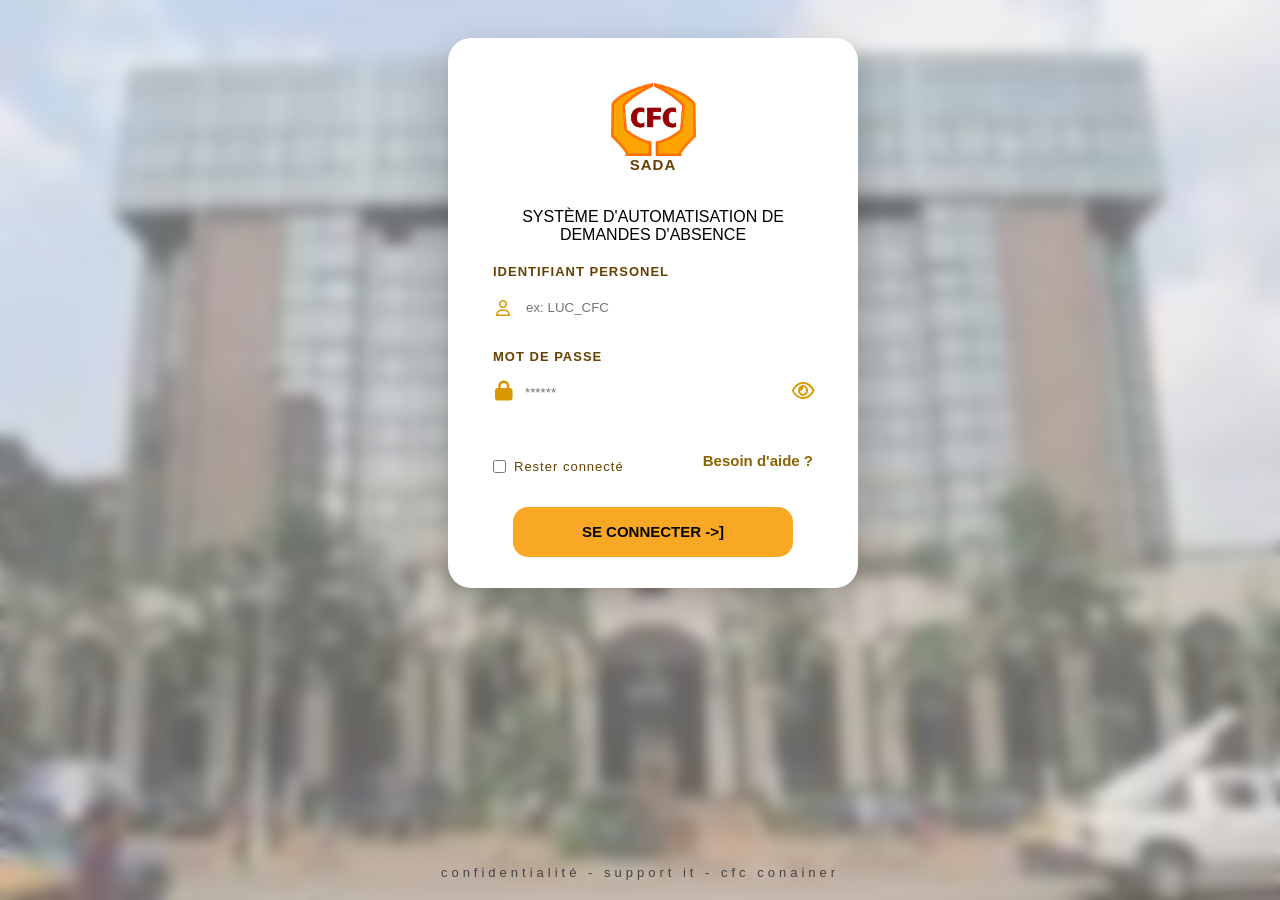
<file: index.html>
<html lang="en">
<head>
    <meta charset="UTF-8">
    <meta name="viewport" content="width=device-width, initial-scale=1.0">
    <meta charset="UTF-8">
  <link   rel="stylesheet"
href="https://cdnjs.cloudflare.com/ajax/libs/font-awesome/6.7.2/css/all.min.css">
    <link rel="stylesheet" href="style.css">
    <link rel="icon" type="image/png" href="sansarriere.png">
    
    <title>SADA | Connexion</title>
</head>

<body>
    <div class=" flou">
        <div id="conainer">
            <div id="login">
                <img src="icon.png" alt="cfc" class="logo">
                <h1>SADA</h1>
                <p id="soustitre"> SYSTÈME D'AUTOMATISATION DE DEMANDES D'ABSENCE</p>
                <form>
                    <label> IDENTIFIANT PERSONEL </label>
                    <div class="enter1">
                        <div class="iconbox"> 
                            <i class="fa-regular fa-user"></i>
                        </div>
                        <div class="input-enter">
                            <input type="text" class="identi" placeholder="ex: LUC_CFC" size="40">
                        </div>    
                    </div>
                            <label> MOT DE PASSE </label>
                        <div class="enter">
                            <div class="enter2">
                                <div > <i class="fa-solid fa-lock"></i>   </div>
                                 <div><input type="password" class="identi" placeholder="******" size="40"></div> 
                                <div>  <i class="fa-regular fa-eye toggle"  id="oeil"></i></div>
                            </div>
                              <div class="options">

                                <label class="remember">

                                     <input type="checkbox">
                                     Rester connecté
                                </label>
                                    <a id="lin" href="https://support.google.com/accounts/thread/22848346/j-ai-besoin-d-aide-pour-me-connecter-%C3%A0-mon-compte-google-et-mon-mail?hl=fr">Besoin d'aide ?</a>
                            </div>

                            <button> <a href="tableaudebord.html">SE CONNECTER ->]</a> </button>
                    </div>
                </form>

            </div>
        </div>
    </div>
</body>
<footer> confidentialité - support it - cfc conainer</footer>
</html>
</file>
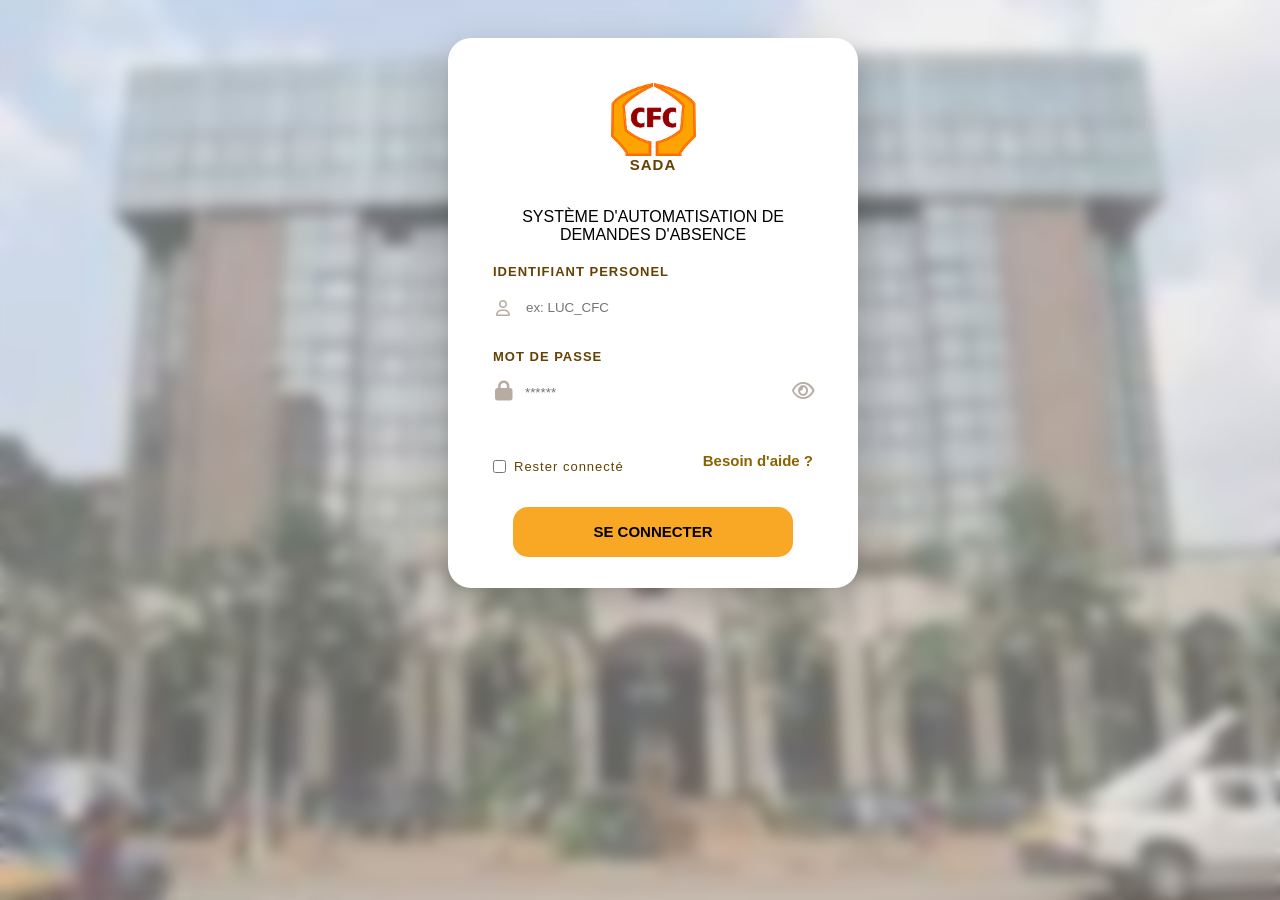
<file: conexion/index.html>
<html lang="en">
<head>
    <meta charset="UTF-8">
    <meta name="viewport" content="width=device-width, initial-scale=1.0">
    <meta charset="UTF-8">
    <link rel="stylesheet" href="../bootstrap-5.1.3/scss/bootstrap.scss">
    <link   rel="stylesheet" href="https://cdnjs.cloudflare.com/ajax/libs/font-awesome/6.7.2/css/all.min.css">
    <link rel="stylesheet" href="style.css">
    <link rel="icon" type="image/png" href="../image/sansarriere.png">
    
    <title>SADA | Connexion</title>
</head>

<body>
    <div class=" flou">
        <div id="conainer">
            <div id="login">
                <img src="../image/icon.png" alt="cfc" class="logo">
                <h1>SADA</h1>
                <p id="soustitre"> SYSTÈME D'AUTOMATISATION DE DEMANDES D'ABSENCE</p>
               <form id="formConnexion" method="GET" action="../tableau_de_bord/index.html">
                    <label> IDENTIFIANT PERSONEL </label>
                    <div class="enter1">
                        <div class="iconbox"> 
                            <i class="fa-regular fa-user"></i>
                        </div>
                        <div class="input-enter">
                            <input type="text" class="identi" placeholder="ex: LUC_CFC" size="40" id="nami">
                        </div>    
                    </div>
                            <label> MOT DE PASSE </label>
                        <div class="enter">
                            <div class="enter2">
                                <div > <i class="fa-solid fa-lock"></i>   </div>
                                 <div><input type="password" class="identi" placeholder="******" size="40" id="password"></div> 
                                <div>  <i class="fa-regular fa-eye toggle"  id="oeil"></i></div>
                            </div>
                            <div id="message"></div>
                              <div class="options">

                                <label class="remember">

                                     <input type="checkbox">
                                     Rester connecté
                                </label>
                                    <a id="lin" href="https://support.google.com/accounts/thread/22848346/j-ai-besoin-d-aide-pour-me-connecter-%C3%A0-mon-compte-google-et-mon-mail?hl=fr">Besoin d'aide ?</a>
                            </div>

                                <button id=""> SE CONNECTER </button>
                    </div>
                </form>

            </div>
        </div>
    </div>
</body>
<script src="script.js"></script>

</html>
</file>
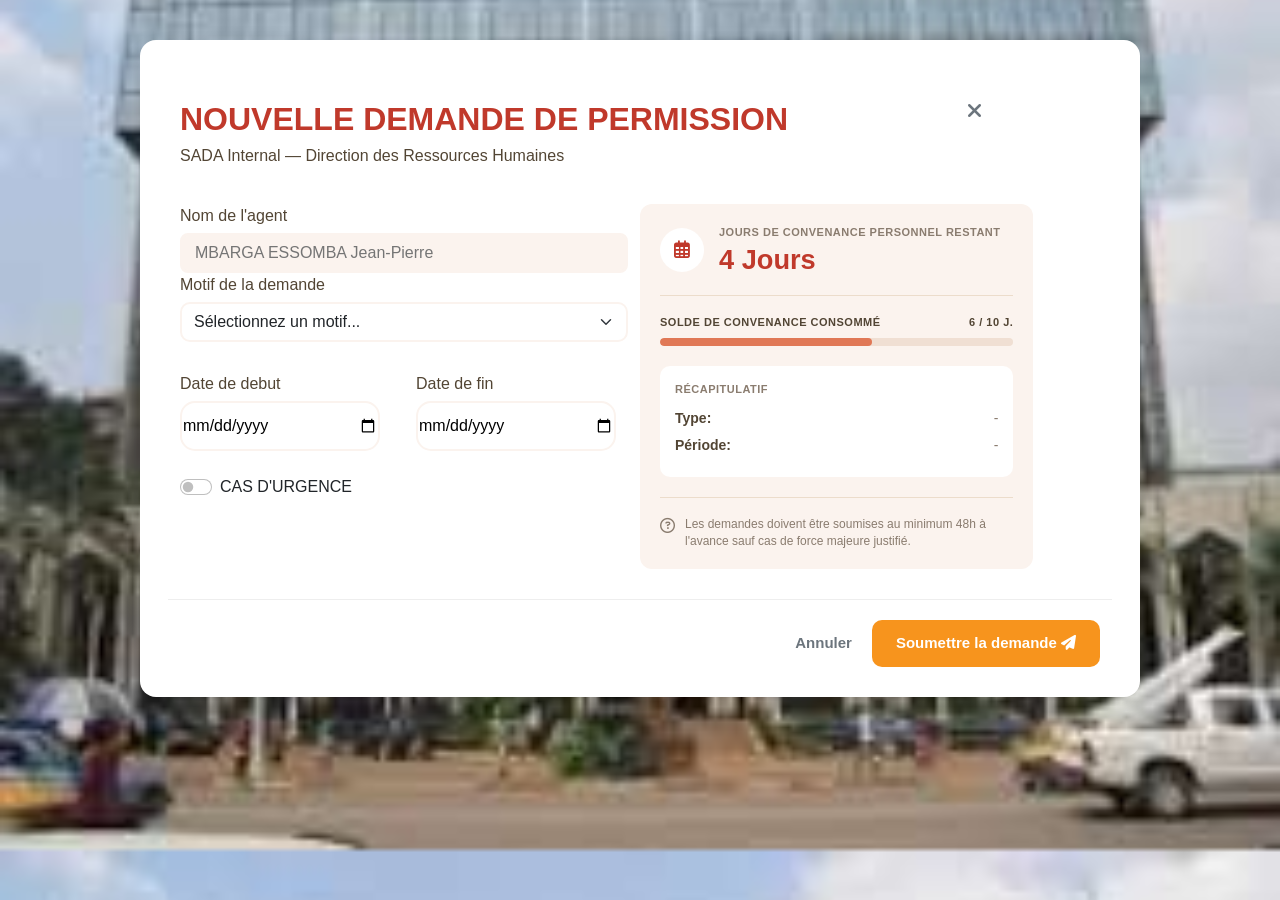
<file: nouvelle demande/index.html>
<!DOCTYPE html>
<html lang="fr">
<head>
    <meta charset="UTF-8">
    <meta name="viewport" content="width=device-width, initial-scale=1.0">
    <link rel="stylesheet" href="https://cdnjs.cloudflare.com/ajax/libs/font-awesome/6.7.2/css/all.min.css">
    <link rel="stylesheet" href="../bootstrap-5.1.3/dist/css/bootstrap.min.css">
    <link rel="stylesheet" href="../bootstrap-5.1.3/dist/css/bootstrap.css">
    <link rel="stylesheet" href="style.css">
    <link rel="icon" href="../image/sansarriere.png">
    <title>SADA | Nouvelle Demande</title>
    
</head>
<body>

    <div class="container">
        <div class="row">

            <div class="col-10">
                       <h2 class="text-danger">NOUVELLE DEMANDE DE PERMISSION</h2>
                        <h3 class="fw-light">SADA Internal — Direction des Ressources Humaines</h3>
                    </div>
                    <div class="col-2">
                    <a href="../tableau_de_bord/index.html" class="fa-solid fa-xmark modal-close" id="fermer"></i></a>
                        </div>
                </div>

       <div class="row">

    <div class="col-12 col-md-6">
        <label><h4 class="fw-light">Nom de l'agent </h4></label><br>
        <input type="text" placeholder="MBARGA ESSOMBA Jean-Pierre" id="name" class="col-12 col-md-6" ><br>

        <label> <h4 class="fw-light">Motif de la demande</h4> </label>
        <select class="form-select">
            <option>Sélectionnez un motif...</option>
            <option>Convenance personnelle</option>
            <option>Congé maladie</option>
            <option>Télétravail exceptionnel</option>
        </select>

        <div class="row">
            <div class="col-12 col-sm-6">
                <label> <h4 class="fw-light">Date de debut</h4> </label>
                <input type="date" id="date">
            </div>
            <div class="col-12 col-sm-6">
                <label> <h4 class="fw-light">Date de fin</h4> </label>
                <input type="date" id="date">
            </div>
        </div>
        <br>
        <div class="">
            <div class="form-check form-switch">
                <input class="form-check-input" type="checkbox" id="urgence">
                <label class="form-check-label" for="urgence">
                    CAS D'URGENCE
                </label>
            </div>
        </div>
    </div>

    <div class="col-12 col-md-5">
        <div class="solde-box">
            <div class="solde-icon"><i class="fa-regular fa-calendar-days"></i></div>
            <div>
                <span>JOURS DE CONVENANCE PERSONNEL RESTANT</span>
                <h3>4 Jours</h3>
            </div>
        </div>
<div class="progress-header">
    <span>SOLDE DE CONVENANCE CONSOMMÉ</span>
    <span>6 / 10 j.</span>
</div>
<div class="progress">
    <div class="progress-bar" role="progressbar" style="width: 60%" aria-valuenow="60" aria-valuemin="0" aria-valuemax="100"></div>
</div>

<div class="recap">
    <span class="recap-titre">RÉCAPITULATIF</span>
    <div class="recap-ligne"><span>Type:</span><span>-</span></div>
    <div class="recap-ligne"><span>Période:</span><span>-</span></div>
</div>

<div class="info-box">
    <i class="fa-regular fa-circle-question"></i>
    <p>Les demandes doivent être soumises au minimum 48h à l'avance sauf cas de force majeure justifié.</p>
</div>

</div>
<div class="modal-footer-custom">
    <a href="../tableau_de_bord/index.html" class="btn-annuler">Annuler</a>
    <button type="button" class="btn-soumettre" data-href="../tableau_de_bord/index.html">
        <span class="btn-text">Soumettre la demande <i class="fa-solid fa-paper-plane"></i></span>
        <span class="btn-loading"><i class="fa-solid fa-spinner fa-spin"></i></span>
    </button>
</div>
</div>
<div id="overlayLoading" class="overlay-loading">
    <div class="overlay-content">
        <i class="fa-solid fa-spinner fa-spin overlay-icon" id="overlayIcon"></i>
        <p class="overlay-text" id="overlayText">Envoi de la demande...</p>
    </div>
</div>
            </div>

        </div>
    </div>


    <script src="script.js"></script>
</body>
</html>
</file>
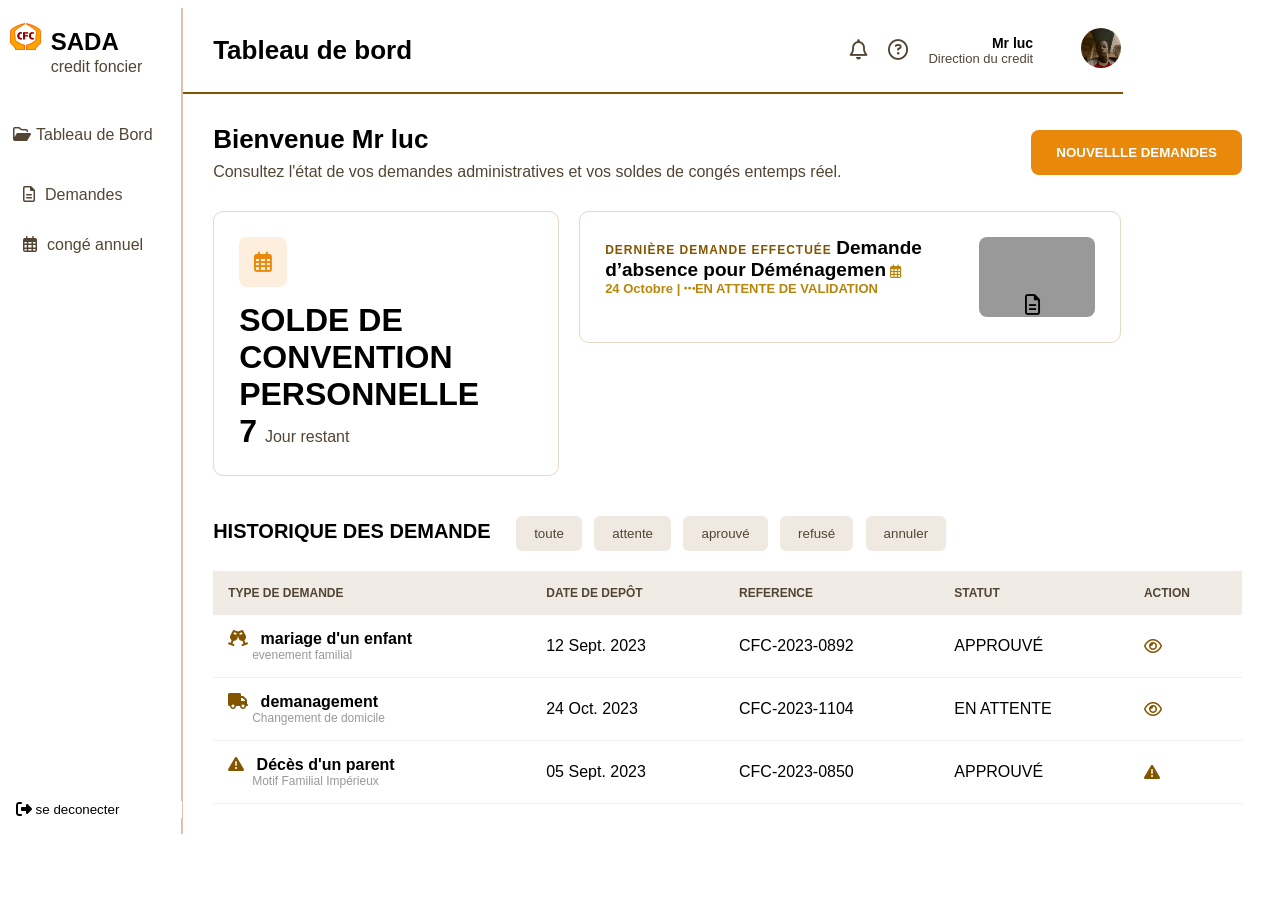
<file: tableau_de_bord/index.html>
<html lang="en">
<head>
     <meta charset="UTF-8">
    <meta name="viewport" content="width=device-width, initial-scale=1.0">
    <meta charset="UTF-8">
    
    <link   rel="stylesheet"
href="https://cdnjs.cloudflare.com/ajax/libs/font-awesome/6.7.2/css/all.min.css">


    <link rel="stylesheet" href="style.css">
    <link rel="icon" type="image/png" href="../image/sansarriere.png">
    
    <title>SADA | tableaudebord</title>
</head>

<body> 
    <div class="container">
        <div class="navbar">
            <div class="firstdiv">
                
                <div class="imagicon">
                    <img src="../image/icon.png" alt="">
                </div>
                <div class="text1">
                    <div class="NOM">
                        <h2>SADA</h2>
                        <P>credit foncier </P>
                    </div>
                </div>
            </div>
            
    <div class="seconddiv" id="lien-tableau-bord">
    <div class="iconbox">
        <i class="fa-regular fa-folder-open"></i>
    </div>
    <div class="element1">
        <p><a id="card1">Tableau de Bord</a></p>
    </div>
</div>

<a href="#" class="card1" id="lien-demandes">
<div class="thirtdiv">
    <div class="iconbox">
        <i class="fa-regular fa-file-lines"></i>
    </div>
    <div class="element2">
        <div><p id="card2">Demandes</p></div>
    </div>
</div>
</a>

<a href="#" class="2" id="lien-conge">
<div class="fourdiv">
    <div class="iconbox">
        <i class="fa-regular fa-calendar-days"></i>
    </div>
    <div class="element3" >
        <div><p id="card3">congé annuel</p></div>
    </div>
</div>
</a>
    <a href="../conexion/index.html">
         <div class="deconection">
            <div><i class="fa-solid fa-right-from-bracket"></i></div>
            <div><button>se deconecter </button></div>
        </div>
    </a>
          
        </div>
    <div class="dashword">
        <div class="content-section" id="div1">
            <div class="firstconatain">
                <div class="premier">
                    <p>Tableau de bord</p>
                </div>
                <div class="deuxiéme">
                    <div class="deuxiéme1">
                        <i class="fa-regular fa-bell"></i>
                    </div>
                    <div class="deuxiéme2">
                        <i class="fa-regular fa-circle-question"></i>
                    </div>
                    <div class="deuxiéme3">
                        <p>Mr luc</p>
                        <p>Direction du credit</p>
                    </div>
                    <div class="deuxiéme4">
                        <img src="../image/photodeprofil.jpg" alt="" id="photodeprofil">

                    </div>
                </div>
            </div>
            <div class="secondcontain">
                <div class="textcontain">
                    <p>Bienvenue Mr luc</p>
                    <P>Consultez l'état de vos demandes administratives et vos soldes de congés entemps réel.</P>
                </div>
                <div>
                   <a href="../nouvelle demande/index.html" class="lien-loading">
    <button class="btn-loading" data-texte-original="nouvellle demandes">nouvellle demandes</button>
</a>
                </div>
            </div>
            <div class="thirtcontain">
                <div></div>
                <div class="tthirt">
                    <i class="fa-regular fa-calendar-days"></i>
                </div>
                <div class="tthirt2">
                    <span>SOLDE DE CONVENTION PERSONNELLE</span>
                
                </div>
                <div>
                    <span>7</span><P>Jour restant</P>
                </div>
            </div>
            <div class="fourcontain">
                <div class="essaie">
              <span>DERNIÈRE DEMANDE EFFECTUÉE</span>
              <span>Demande d’absence pour Déménagemen</span>
              <span><i class="fa-regular fa-calendar-days"></i><br>24 Octobre |               
                <i class="fa-solid fa-ellipsis"></i>EN ATTENTE DE VALIDATION</span>
                
</div><div class="essaie1"><i class="fa-regular fa-file-lines"></i></div>
            </div>
            <div class="fiveconatin">
                <div><span>HISTORIQUE DES DEMANDE </span> <button>toute</button> <button>attente</button> <button>aprouvé</button> <button>refusé</button> <button>annuler</button></div>
            </div>
            <div class="sixcontain">
                <table>
                    <thead>
                        <tr>
                            <th>type de demande</th>
                            <th>Date de depôt </th>
                            <th>reference</th>
                            <th>statut</th>
                            <th>action</th>
                        </tr>
                    </thead>
                    <tbody>
                        <tr>
                            <td><i class="fa-solid fa-champagne-glasses"></i> <p>mariage d'un enfant</p><span>evenement familial</span></td>
                            <td>12 Sept. 2023</td>
                            <td>CFC-2023-0892</td>
                            <td>APPROUVÉ</td>
                            <td><i class="fa-regular fa-eye"></i></td>
                        </tr>
                          <tr>
                            <td> <i class="fa-solid fa-truck"></i> <p>demanagement</p><span>Changement de domicile</span></td>
                            <td>24 Oct. 2023</td>
                            <td>CFC-2023-1104</td>
                            <td>EN ATTENTE</td>
                            <td><i class="fa-regular fa-eye"></i></td>
                        </tr>
                           <tr>
                            <td>  <i class="fa-solid fa-triangle-exclamation"></i> <p>Décès d'un parent</p><span>Motif Familial Impérieux</span></td>
                            <td>05 Sept. 2023</td>
                            <td>CFC-2023-0850</td>
                            <td>APPROUVÉ</td>
                            <td><i class="fa-solid fa-triangle-exclamation"></i></i></td>
                        </tr>
                    </tbody>
                </table>
            </div>
        </div>
        
<div class="content-section" id="section-demandes">
    <div class="demandes">
        <div class="breadcrumb">
            <span>Tableau de Bord</span> <i class="fa-solid fa-chevron-right"></i> <span class="current"><a href="index.html" id="dema">Mes Demandes</a></span>
        </div>

        <div class="demandes-header">
            <h1>Mes Demandes</h1>
            <a href="../nouvelle demande/index.html" class="lien-loading">
    <button class="btn-nouvelle-demande btn-loading" data-texte-original="Nouvelle Demande">
        <i class="fa-solid fa-plus"></i> Nouvelle Demande
    </button>
</a>
           </div>

        <div class="demandes-filtres">
            <button class="filtre active">Toutes</button>
            <button class="filtre" >Demande de Statut</button>
            <button class="filtre" >Convenance Personnelle</button>
            <button class="filtre" >Congé Maladie</button>
         <select class="form-select">
            <option>statut</option>
            <option>Convenance personnelle</option>
            <option>Congé maladie</option>
            <option>Télétravail exceptionnel</option>
        </select>
            <i class="fa-solid fa-sliders icon-filtre"></i>
        </div>

        <table class="table-demandes">
            <thead>
                <tr>
                    <th>Type de demande</th>
                    <th>Date de dépôt</th>
                    <th>Référence</th>
                    <th>Statut</th>
                    <th>Actions</th>
                </tr>
            </thead>
            <tbody>
                <tr data-type="convenance">
                    <td class="type-cell">
                        <span class="icon-badge badge-orange"><i class="fa-regular fa-calendar-days" id="gede"></i></span>
                        Congé Annuel
                    </td>
                    <td>12 Oct 2023</td>
                    <td>REF-2023-0042</td>
                    <td><span class="statut-badge statut-approuve"id="lu">Approuvé</span></td>
                    <td><i class="fa-regular fa-eye action-eye"></i></td>
                </tr>
                <tr data-type="maladie">
                    <td class="type-cell">
                        <span class="icon-badge badge-rouge"><i class="fa-solid fa-briefcase-medical" id="gedeon"></i></span>
                        Congé Maladie
                    </td>
                    <td>08 Nov 2023</td>
                    <td>REF-2023-0105</td>
                    <td><span class="statut-badge statut-attente" id="luc">En attente</span></td>
                    <td><i class="fa-regular fa-eye action-eye"></i></td>
                </tr>
                <tr data-type="statut">
                    <td class="type-cell">
                        <span class="icon-badge badge-bleu"><i class="fa-solid fa-house-laptop" id="gedeonn"></i></span>
                        Télétravail Exceptionnel
                    </td>
                    <td>20 Nov 2023</td>
                    <td>REF-2023-0188</td> 
                    <td><span class="statut-badge statut-cours" id="lucc">En cours</span></td>
                    <td><i class="fa-regular fa-eye action-eye"></i></td>
                </tr>
                <tr data-type="convenance">
                    <td class="type-cell">
                        <span class="icon-badge badge-rouge"><i class="fa-solid fa-triangle-exclamation" id="gedeonnn"></i></span>
                        Convenance Personnelle
                    </td>
                    <td>01 Dec 2023</td>
                    <td>REF-2023-0241</td>
                    <td><span class="statut-badge statut-refuse" id="luccc">Refusé</span></td>
                    <td><i class="fa-regular fa-eye action-eye"></i></td>
                </tr>
                <tr data-type="statut">
                    <td class="type-cell">
                        <span class="icon-badge badge-gris"><i class="fa-solid fa-circle-xmark"id="gedeonnnn"></i></span>
                        Formation Technique
                    </td>
                    <td>05 Dec 2023</td>
                    <td>REF-2023-0302</td>
                    <td><span class="statut-badge statut-annulee"id="lucccc">Annulée</span></td>
                    <td><i class="fa-regular fa-eye action-eye"></i></td>
                </tr>
            </tbody>
        </table>

        
    </div>
</div>

<div class="content-section" id="section-conge">
    <div class="conge-annuel">

        <div class="breadcrumb">
            <span>Tableau de Bord</span> <i class="fa-solid fa-chevron-right"></i> </a><span class="current"><a href="index.html" id="dema">Congé Annuel</a></span>
        </div>

        <div class="demandes-header">
            <div>
                <h1>Mon Congé Annuel</h1>
                <p class="soustitre">Gérez votre planning annuel et vos demandes de modification.</p>
            </div>
        </div>

       
        <div class="conge-stats">

            <div class="stat-card">
                <span class="icon-badge badge-bleu"><i class="fa-regular fa-calendar-days"></i></span>
                <div class="stat-texte">
                    <span class="stat-label">Quota Annuel</span>
                    <span class="stat-valeur">30 Jours</span>
                    <span class="stat-sous-texte">Basé sur grade &amp; ancienneté</span>
                </div>
            </div>

            <div class="stat-card">
                <span class="icon-badge badge-rouge"><i class="fa-solid fa-calendar-xmark"></i></span>
                <div class="stat-texte">
                    <span class="stat-label">Consommés</span>
                    <span class="stat-valeur">12 Jours</span>
                    <div class="barre-progression">
                        <div class="remplissage remplissage-rouge"></div>
                    </div>
                </div>
            </div>

            <div class="stat-card">
                <span class="icon-badge badge-orange"><i class="fa-regular fa-clock"></i></span>
                <div class="stat-texte">
                    <span class="stat-label">Restant</span>
                    <span class="stat-valeur">18 Jours</span>
                    <div class="barre-progression">
                        <div class="remplissage remplissage-orange"></div>
                    </div>
                </div>
            </div>

        </div>

        
        <div class="conge-corps">

            
            <div class="bloc-conge">
                <div class="bloc-conge-entete">
                    <h2><i class="fa-solid fa-list-check"></i> Planification Annuelle</h2>
                    <span class="badge-mois">Décembre</span>
                </div>
                <div class="bloc-conge-contenu">
                    <p>Veuillez soumettre vos souhaits de planification pour l'année prochaine avant le 15 Décembre.</p>

                    <form id="formPlanification">
                        <div class="champs-dates">
                            <div class="champ">
                                <label for="dateDebut">Début souhaité</label>
                                <input type="date" id="dateDebut" required>
                            </div>
                            <div class="champ">
                                <label for="dateFin">Fin souhaitée</label>
                                <input type="date" id="dateFin" required>
                            </div>
                        </div>

                        <button id="boutonsous">Soumettre ma planification</button>
                    </form>
                </div>
            </div>

          
            <div class="colonne-droite-conge">

             
                <div class="bloc-modif">
                    <div class="bloc-modif-gauche">
                        <span class="icon-badge badge-rouge"><i class="fa-solid fa-pen"></i></span>
                        <div>
                            <h3>Modification en cours d'année</h3>
                            <p>Souhaitez-vous modifier vos dates validées ?</p>
                        </div>
                    </div>
                    <button class="btn-demander-modif" id="btnDemanderModif"><i class="fa-solid fa-plus"></i> Demander une modification</button>
                </div>

               
                <div class="bloc-conge">
                    <div class="tableau-titre">SUIVI DES DEMANDES DE MODIFICATION</div>

                    <table class="table-demandes">
                        <thead>
                            <tr>
                                <th>Dates demandées</th>
                                <th>Motif</th>
                                <th>Date dépôt</th>
                                <th>Statut</th>
                                <th></th>
                            </tr>
                        </thead>
                        <tbody id="corpsTableauDemandes">
                            <tr>
                                <td>
                                    15 Sept. - 25 Sept.
                                    <span class="jours-info">10 jours</span>
                                </td>
                                <td>Évènement familial</td>
                                <td>02/06/2024</td>
                                <td><span class="statut-badge statut-attente">En attente</span></td>
                                <td><i class="fa-regular fa-eye action-eye"></i></td>
                            </tr>
                            <tr>
                                <td>
                                    05 Jan. - 08 Jan.
                                    <span class="jours-info">3 jours</span>
                                </td>
                                <td>Pont exceptionnel</td>
                                <td>10/12/2023</td>
                                <td><span class="statut-badge statut-approuve">Traité</span></td>
                                <td><i class="fa-regular fa-eye action-eye"></i></td>
                            </tr>
                            <tr>
                                <td>
                                    12 Oct. - 15 Oct.
                                    <span class="jours-info">3 jours</span>
                                </td>
                                <td>Déplacement personnel</td>
                                <td>01/09/2023</td>
                                <td><span class="statut-badge statut-approuve">Traité</span></td>
                                <td><i class="fa-regular fa-eye action-eye"></i></td>
                            </tr>
                        </tbody>
                    </table>

                    <a href="#" class="lien-historique">Voir l'historique complet</a>
                </div>

            </div>

        </div>

      
    </div>
</div>
</div>
    </div>
    </div>
<div class="overlay-loading" id="overlayLoading">
    <div class="loader-container">
        <div class="loader"></div>
        <p>Chargement...</p>
    </div>
</div>
        <script src="script.js"></script>
</body>
</html>
</file>
<file: style.css>
*{
    margin:0;
    padding:0;
    box-sizing:border-box;
    font-family:Poppins,sans-serif;
}
body{
height:100vh;
background:url("arriéree.jpg");
background-size:cover;
background-position:center;
display:flex;
justify-content:center;
align-items:center;
position:relative;
overflow:hidden;
}
.flou{
position:absolute;
width:100%;
height:100%;
background:rgba(255,255,255,.35);
backdrop-filter:blur(7px);
}
#container{
    position: relative;
    z-index: -1;
}
.logo{
width:85px;
margin-bottom:0px;

}
#login{
    background-color: white;
    width:410px;
    height: 550px;
    border-radius: 23px;
    padding: 45px;
    box-shadow: 0 15px 40px rgba(0,0,0,.25);
    text-align: center;
    margin-left: 35%;
    margin-right: 35%;
    margin-top: 3%;
}
h1{
    font-size: 15px;
    letter-spacing: 1px;
    color:#664102;
    margin-bottom:35px;

}
label{
display:block;
text-align:left;
font-size:13px;
font-weight:600;
margin-bottom:8px;
margin-top:20px;
letter-spacing:1px;
color:#664102;

}
.enter1{
display: flex;
background-color: #ffffff;

}
.enter1 input{
    width: 500px ;
    border: none;
    padding-left: 13px;
    outline: none;
}
.enter1 i{
    color:#da9800;
    padding: 3px;
}
.enter2{
    display: flex;

}
.enter2 i{
    padding-top: 9px;

}
.enter2 input{
    border: none;
    outline: none;
}

.iconbox{
    padding-top: 10px;
}
.enter i{
color:#da9800;
font-size:20px;
position: relative;
left: 10%;
}
.enter1{
display: flex;
background-color: #ffffff;

}
.enter1 input{
    width: 100%;
    border: none;
}
.enter1 i{
    color:#da9800;
    padding: 3px;
}

.iconbox{
    padding-top: 10px;
}
.enter i{
color:#da9800;
font-size:20px;
position: relative;
left: 10%;
}
#oeil{
    position: relative;
    right: 0;
    margin-top: -  13%;
}

.toggle{
cursor:pointer;
}
button{
width: 280px;;
height:50px;
border:none;
border-radius:15px;
background:#f9a825;
color:#000000;
font-size:15px;
font-weight:700;
cursor:pointer;
}
button:hover{
 background:#ffb733;
 transform: scale(1.5);
transform:translateY(-2px);
}
button i{
margin-left:12px;
}
.options{
display:flex;
justify-content:space-between;
align-items:center;
margin-top:25px;
margin-bottom:25px;
font-size:15px;
}
.options a{
text-decoration:none;
color:#8b6200;
font-weight:600;
}
.remember{
display:flex;
align-items:center;
gap:8px;
font-weight:400;
}
.identi{
    background-color: #ffffff;
    height: 42px;
    width: 90%;
    border-color: none ;
    border-radius: 8px;
}
a {
    text-decoration: none;
    color: #050404;
position: relative;
right: 0%;
}


footer{
position:absolute;
bottom:20px;
width:100%;
text-align:center;
letter-spacing:4px;
font-size:13px;
color:#444;
z-index:10;
}
</file>
<file: conexion/style.css>
*{
    margin:0;
    padding:0;
    box-sizing:border-box;
    font-family:Poppins,sans-serif;
}
body{
height:100vh;
background:url("../image/arriéree.jpg");
background-size:cover;
background-position:center;
display:flex;
justify-content:center;
align-items:center;
position:relative;
overflow:hidden;
}
.flou{
position:absolute;
width:100%;
height:100%;
background:rgba(255,255,255,.35);
backdrop-filter:blur(7px);
}
#container{
    position: relative;
    z-index: -1;
}
.logo{
width:85px;
margin-bottom:0px;

}
#login{
    background-color: white;
    width:410px;
    height: 550px;
    border-radius: 23px;
    padding: 45px;
    box-shadow: 0 15px 40px rgba(0,0,0,.25);
    text-align: center;
    margin-left: 35%;
    margin-right: 35%;
    margin-top: 3%;
}
h1{
    font-size: 15px;
    letter-spacing: 1px;
    color:#664102;
    margin-bottom:35px;

}
label{
display:block;
text-align:left;
font-size:13px;
font-weight:600;
margin-bottom:8px;
margin-top:20px;
letter-spacing:1px;
color:#664102;

}
.enter1{
display: flex;
background-color: #ffffff;

}
.enter1 input{
    width: 500px ;
    border: none;
    padding-left: 13px;
    outline: none;
}
.enter1 i{
    color:#85746299;
    padding: 3px;
}
.enter2{
    display: flex;

}
.enter2 i{
    color:#85746299;
    padding-top: 9px;

}
.enter2 input{
    border: none;
    outline: none;
}

.iconbox{
    padding-top: 10px;
}
.enter i{
color:#85746299;
font-size:20px;
position: relative;
left: 10%;
}
.enter1{
display: flex;
background-color: #ffffff;

}
.enter1 input{
    width: 100%;
    border: none;
}
.enter1 i{
   color:#85746299;
    padding: 3px;
}

.iconbox{
    padding-top: 10px;
}
.enter i{
color:#85746299;
font-size:20px;
position: relative;
left: 10%;
}
#oeil{
    position: relative;
    right: 0;
    margin-top: -  13%;
}

.toggle{
cursor:pointer;
}
button{
width: 280px;;
height:50px;
border:none;
border-radius:15px;
background:#f9a825;
color:#000000;
font-size:15px;
font-weight:700;
cursor:pointer;
}
button:hover{
 background:#ffb733;
 transform: scale(1.5);
transform:translateY(-2px);
}
button i{
margin-left:12px;
}
.options{
display:flex;
justify-content:space-between;
align-items:center;
margin-top:25px;
margin-bottom:25px;
font-size:15px;
}
.options a{
text-decoration:none;
color:#8b6200;
font-weight:600;
}
.remember{
display:flex;
align-items:center;
gap:8px;
font-weight:400;
}
.identi{
    background-color: #ffffff;
    height: 42px;
    width: 90%;
    border-color: none ;
    border-radius: 8px;
}
a {
    text-decoration: none;
    color: #050404;
position: relative;
right: 0%;
}

#iconde{
    color: black;
    left: 3%;
}


footer{
position:absolute;
bottom:20px;
width:100%;
text-align:center;
letter-spacing:4px;
font-size:13px;
color:#444;
z-index:10;
}
</file>
<file: nouvelle demande/style.css>
body{
  background: url("../image/arriéree.jpg");
  background-size: cover;
  background-position: center;
  font-family: "Segoe UI", Arial, sans-serif;
  margin: 0;
  padding: 40px 0;
}

.container{
  width: 100%;
  max-width: 1000px;
  background: #ffffff;
  border-radius: 16px;
  padding: 30px 40px;
  box-shadow: 0 10px 30px rgba(0,0,0,0.08);
}

.row{
  margin-top: 30px;
}

.text-danger{
  color: #c0392b !important;
  font-weight: 700;
}

.fw-light{
  color: #524534;
  font-size: 1rem;
}

.modal-close{
  font-size: 1.3rem;
  color: #6c757d;
  cursor: pointer;
}
.modal-close:hover{
  color: #000000;
}

/* ---------- Colonne gauche ---------- */
#name{
  width: 100%;
  max-width: 500px;
  height: 40px;
  border: 3px solid #fbf3ee;
  border-radius: 8px;
  background-color: #fbf3ee;
  box-sizing: border-box;
  padding: 0 12px;
}

.form-select{
  border-radius: 10px;
  border: 2px solid #fbf3ee;
}

#date{
  width: 100%;
  max-width: 200px;
  height: 50px;
  border-radius: 15px;
  border: 2px solid #fbf3ee;
}

.form-check-input:checked{
  background-color: #F7941D;
  border-color: #F7941D;
}

/* ---------- Colonne droite ---------- */
.col-md-5{
  background-color: #fbf3ee;
  border-radius: 12px;
  padding: 20px;
}

.solde-box{
  display: flex;
  align-items: center;
  gap: 15px;
  padding-bottom: 18px;
  margin-bottom: 18px;
  border-bottom: 1px solid #ecdccb;
}

.solde-icon{
  width: 44px;
  height: 44px;
  flex-shrink: 0;
  border-radius: 50%;
  background-color: #ffffff;
  color: #c0392b;
  font-size: 18px;
  display: flex;
  align-items: center;
  justify-content: center;
}

.solde-box span{
  display: block;
  font-size: 11px;
  font-weight: 700;
  letter-spacing: 0.5px;
  color: #8a7c6f;
  text-transform: uppercase;
}

.solde-box h3{
  margin: 4px 0 0;
  font-size: 1.7rem;
  font-weight: 700;
  color: #c0392b;
}

.progress-header{
  display: flex;
  justify-content: space-between;
  align-items: center;
  margin-bottom: 8px;
}

.progress-header span{
  font-size: 11px;
  font-weight: 700;
  letter-spacing: 0.5px;
  text-transform: uppercase;
  color: #524534;
}

.progress-header span:last-child{
  font-weight: 700;
  color: #524534;
}

.progress{
  height: 8px;
  border-radius: 10px;
  background-color: #f0dfd3;
  overflow: hidden;
}

.progress-bar{
  height: 100%;
  background-color: #e07856;
  border-radius: 10px;
}

.recap{
  background-color: #ffffff;
  border-radius: 10px;
  padding: 15px;
  margin-top: 20px;
}

.recap-titre{
  display: block;
  font-size: 11px;
  font-weight: 700;
  letter-spacing: 0.5px;
  text-transform: uppercase;
  color: #8a7c6f;
  margin-bottom: 10px;
}

.recap-ligne{
  display: flex;
  justify-content: space-between;
  margin-bottom: 6px;
  font-size: 14px;
}

.recap-ligne span:first-child{
  color: #524534;
  font-weight: 600;
}

.recap-ligne span:last-child{
  color: #8a7c6f;
}

.info-box{
  display: flex;
  align-items: flex-start;
  gap: 10px;
  margin-top: 20px;
  padding-top: 18px;
  border-top: 1px solid #ecdccb;
}

.info-box i{
  color: #8a7c6f;
  font-size: 15px;
  margin-top: 2px;
}

.info-box p{
  margin: 0;
  font-size: 12px;
  color: #8a7c6f;
  line-height: 1.4;
}

/* ---------- Footer / boutons ---------- */
.modal-footer-custom{
  display: flex;
  justify-content: flex-end;
  align-items: center;
  gap: 20px;
  margin-top: 30px;
  padding-top: 20px;
  border-top: 1px solid #eee;
}

.btn-annuler{
  color: #6c757d;
  font-weight: 600;
  text-decoration: none;
  font-size: 15px;
}
.btn-annuler:hover{
  color: #333;
}

.btn-soumettre{
  display: inline-flex;
  align-items: center;
  gap: 10px;
  background-color: #F7941D;
  color: #ffffff;
  border: none;
  border-radius: 10px;
  padding: 12px 24px;
  font-weight: 600;
  font-size: 15px;
  cursor: pointer;
  transition: background-color 0.2s ease;
}
.btn-soumettre:hover{
  background-color: #e0850f;
}
.btn-soumettre .btn-loading{
  display: none;
}
.btn-soumettre.chargement .btn-text{
  display: none;
}
.btn-soumettre.chargement .btn-loading{
  display: inline-block;
}

/* ---------- Overlay chargement ---------- */
.overlay-loading{
  display: none;
  position: fixed;
  top: 0; left: 0; right: 0; bottom: 0;
  background: rgba(255,255,255,0.85);
  align-items: center;
  justify-content: center;
  z-index: 9999;
}
.overlay-loading.actif{
  display: flex;
}
.overlay-content{
  text-align: center;
}
.overlay-icon{
  font-size: 50px;
  color: #F7941D;
  display: block;
  margin-bottom: 16px;
  transition: color 0.3s ease;
}
.overlay-icon.succes{
  color: #2ecc71;
  animation: popIn 0.4s ease;
}
@keyframes popIn{
  0%{ transform: scale(0); opacity: 0; }
  60%{ transform: scale(1.2); }
  100%{ transform: scale(1); opacity: 1; }
}
.overlay-text{
  font-size: 15px;
  font-weight: 600;
  color: #524534;
  margin: 0;
}
#fermer{
  text-decoration: none;
}
</file>
<file: tableau_de_bord/style.css>
body{
background-color: #ffffff;
font-family: "Arial", sans-serif ;
}
.imagicon img{
    padding-top: 15px;
    width: 31px;
    height: 27px;
}
.firstdiv{
    display: flex;
    margin-left: 1%;
}
.text1{
padding-left: 10px;
padding: -8px;
padding-top: -9px;
display: flex;
flex-direction: column;
gap: -10%;

}
.Premier{
    color: black;
}
.deuxiéme{
    display: flex;
    align-items: center;
    gap: 20px;
    margin-right: 0%;
    border-color: #835500;
}
#photodeprofil{
    position: relative;
    left: 70%;
    margin-bottom: 10%;
    border: #835500;
    border-radius: 50%;
}
.text1 p{
    position: relative;
    bottom: 18px;
    color: #524534;
}
.navbar a{
    text-decoration: none;
}
.firstdiv h2{
    color: #000000;
    margin-right: 0px;
    padding-top: 0%;
}
.container{
    display: flex;
}
.navbar{
    width: 260px;
    background-color: #ffffff;
     border-right: 2px solid #D7C3AE;
     
}

.deuxiéme4 img{
    width: 40px;
    height: 40px;
    border-radius: 50%;
    object-fit: cover;
}
.firstconatain{
    border-bottom: 2px solid #835500;
    width: 55em;
    display: flex;
    justify-content: space-between;
    align-items: center;
    padding: 20px 30px;
}
.secondcontain{
    display: flex;
    justify-content: space-between;
    align-items: center;
    padding: 30px;
}
.element1 {
    padding-bottom: 10px;
}
.seconddiv{
    display: flex;
  /*background-color: #e1dcdc;
   border-top-left-radius: 10px;
    border-left: 4px solid #835500; */
    cursor: pointer;
}
.seconddiv p{
    color: #524534;
}
.seconddiv i{
    padding-top: 16px;
    margin-left: 5px;
    color: #524534;
}
.element1{
    margin-left: 5px;
}
.thirtdiv{
    display: flex;
    cursor: pointer;
}

.thirtdiv i{
    padding-top: 16px;
     margin-left: 15px;
     color: #524534;
}
.thirtdiv P{
    margin-left: 10px;
    color: #524534;
}
.fourdiv{
    display: flex;
    cursor: pointer;
}
.fourdiv i{
    padding-top: 16px;
     margin-left: 15px;
     color: #524534;
}
.fourdiv p{
    margin-left: 10px;
    color: #524534;
}
.deconection{
    background-color: #ffffff;
    width: 220px;
    display: flex;
    position: fixed;
    top: 89%;
    left: -3%;
    cursor: pointer;
   

}
.deconection button{
    border: white;
    padding-left: 4px;
    background-color: #ffffff;
    cursor: pointer;
  
    
}
.deconection  i{
      padding-left: 54px;
      color: black;
}

.premier p{
    font-size: 26px;
    font-weight: bold;
    color: #000000;
    margin: 0;
}

.deuxiéme1 i, .deuxiéme2 i{
    font-size: 20px;
    color: #524534;
    cursor: pointer;
}

.deuxiéme3{
    text-align: right;
}
.deuxiéme3 p:first-child{
    margin: 0;
    font-weight: bold;
    color: #000000;
    font-size: 14px;
}
.deuxiéme3 p:last-child{
    margin: 0;
    color: #524534;
    font-size: 13px;
}

.textcontain p:first-child{
    font-size: 26px;
    font-weight: bold;
    color: #000000;
    margin: 0 0 8px 0;
}

.textcontain p:last-child{
    color: #524534;
    margin: 0;
}

.secondcontain button{
    background-color: #E8890C;
    color: #ffffff;
    border: none;
    padding: 15px 25px;
    border-radius: 8px;
    font-weight: bold;
    cursor: pointer;
    text-transform: uppercase;
}
.secondcontain button:hover{
    background-color: #c76f00;
}

.thirtcontain{
    float: left;
    width: 27%;
    border: 1px solid #e5d9c8;
    border-radius: 10px;
    padding: 25px;
    margin: 0 20px 30px 30px;
}

.thirtcontain i{
    background-color: #fdeedd;
    color: #E8890C;
    font-size: 20px;
    padding: 15px;
    border-radius: 8px;
}

.tthirt2 span{
    display: block;
    margin-top: 15px;
    font-weight: bold;
    color: #524534;
    font-size: 12px;
    
}

.thirtcontain span{
    font-size: 32px;
    font-weight: bold;
    color: #000000;
}

.thirtcontain p{
    display: inline;
    margin-left: 8px;
    color: #524534;
}

.fourcontain{
    float: left;
    width: 45%;
    border: 1px solid #e5d9c8;
    border-radius: 10px;
    padding: 25px;
    margin: 0 20px 30px 0;
    display: flex;
    gap: 10px;
}
.essaie1{
    background-color: #999999;
    width: 198px;
    height: 80px;
    border-radius: 8px;
}
.essaie1 i{
    padding-top: 50%;
    padding-left: 40%;
      font-size: 20px;
}

.fourcontain span:first-child{
    color: #835500;
    font-weight: bold;
    font-size: 12px;
    letter-spacing: 1px;
}

.fourcontain span:nth-child(2){
    font-size: 19px;
    font-weight: bold;
    color: #000000;
}

.fourcontain span:last-child{
    color: #b8860b;
    font-weight: bold;
    font-size: 13px;
}


.fiveconatin{
    clear: both;
    padding: 10px 30px 20px 30px;
}

.fiveconatin span{
    font-size: 20px;
    font-weight: bold;
    margin-right: 20px;
    color: #000000;
}

.fiveconatin button{
    background-color: #efe9e2;
    border: none;
    padding: 10px 18px;
    margin-right: 8px;
    border-radius: 6px;
    cursor: pointer;
    color: #524534;
}

.fiveconatin button:hover{
    background-color: #e0d5c5;
}


.sixcontain{
    padding: 0 30px 30px 30px;
}

.sixcontain table{
    width: 100%;
    border-collapse: collapse;
}

.sixcontain thead{
    background-color: #f0ece5;
}

.sixcontain th{
    text-align: left;
    padding: 15px;
    color: #524534;
    text-transform: uppercase;
    font-size: 12px;
}

.sixcontain td{
    padding: 15px;
    border-bottom: 1px solid #eee;
}

.sixcontain td i{
    margin-right: 8px;
    color: #835500;
}

.sixcontain td p{
    display: inline;
    font-weight: bold;
    margin: 0;
    color: #000000;
}

.sixcontain td span{
    display: block;
    font-size: 12px;
    color: #999999;
    margin-left: 24px;
}
/*//////////// DEMANDE CSS/////////////////////////**/
/* ============================= */
/* SECTION MES DEMANDES          */
/* ============================= */

.demandes {
    padding: 30px;
    
}


.breadcrumb {
    font-size: 14px;
    color: #888;
    margin-bottom: 15px;
}

.breadcrumb .current {
    color: #ea8c1f;
    font-weight: bold;
}


.demandes-header {
    display: flex;
    justify-content: space-between;
    align-items: center;
    margin-bottom: 20px;
}

.demandes-header h1 {
    font-size: 28px;
    color: #222;
}

.btn-nouvelle-demande {
    background-color: #ea8c1f;
    color: white;
    border: none;
    padding: 12px 20px;
    border-radius: 8px;
    font-size: 15px;
    cursor: pointer;
}

.btn-nouvelle-demande:hover {
    background-color: #d97b0f;
}


.demandes-filtres {
    display: flex;
    align-items: center;
    background-color: #eee;
    padding: 8px;
    border-radius: 10px;
    margin-bottom: 20px;
}

.filtre {
    background: none;
    border: none;
    padding: 10px 18px;
    border-radius: 8px;
    font-size: 14px;
    color: #555;
    cursor: pointer;
}

.filtre.active {
    background-color: white;
    color: #222;
    font-weight: bold;
}

.filtre-statut {
    margin-left: auto;
    background-color: white;
    padding: 10px 15px;
    border-radius: 8px;
    font-size: 14px;
    color: #333;
    cursor: pointer;
    position: relative;
}
.menu-liste {
  display: none; 
  position: absolute;
  top: 100%; 
  left: 0;
  background: white;
  border: 1px solid #ccc;
  list-style: none;
  padding: 10px;
  margin: 0;
}

.filtre-statut:hover .menu-liste {
  display: block; 
}

.icon-filtre {
    background-color: white;
    padding: 12px;
    border-radius: 8px;
    margin-left: 8px;
    color: #333;
    cursor: pointer;
}


.table-demandes {
    width: 100%;
    background-color: white;
    border-collapse: collapse;
    border-radius: 10px;
    overflow: hidden;
}

.table-demandes th {
    text-align: left;
    padding: 15px 20px;
    background-color: white;
    color: #888;
    font-size: 13px;
    text-transform: uppercase;
    border-bottom: 1px solid #eee;
}

.table-demandes td {
    padding: 15px 20px;
    border-bottom: 1px solid #eee;
    font-size: 15px;
    color: #333;
}

.table-demandes tr:hover {
    background-color: #fafafa;
}


.type-cell {
    display: flex;
    align-items: center;
    gap: 12px;
    font-weight: bold;
    color: #222;
}


.icon-badge {
    display: inline-block;
    width: 35px;
    height: 35px;
    text-align: center;
    line-height: 35px;
    border-radius: 8px;
}



.statut-badge {
    padding: 6px 14px;
    border-radius: 20px;
    font-size: 13px;
    font-weight: bold;
}


.action-eye {
    font-size: 16px;
    color: #333;
    cursor: pointer;
}

.action-eye:hover {
    color: #ea8c1f;
}
#lu{
    background-color: #1E7E34;
    font-family: Inter;
font-weight: 700;
font-style: Bold;
font-size: 12px;
line-height: 18px;
letter-spacing: 0px;
vertical-align: middle;


}
#luc{
background-color:  #B7791F;
font-family: Inter;
font-weight: 700;
font-style: Bold;
font-size: 12px;
line-height: 18px;
letter-spacing: 0px;
vertical-align: middle;


}
#lucc{
background-color: #334E68;
font-family: Inter;
font-weight: 700;
font-style: Bold;
font-size: 12px;
line-height: 18px;
letter-spacing: 0px;
vertical-align: middle;

}
#luccc{
background-color: #93000A;
font-family: Inter;
font-weight: 700;
font-style: Bold;
font-size: 12px;
line-height: 18px;
letter-spacing: 0px;
vertical-align: middle;

}
#lucccc{
background-color: #888;
font-family: Inter;
font-weight: 700;
font-style: Bold;
font-size: 12px;
line-height: 18px;
letter-spacing: 0px;
vertical-align: middle;


}
#gede{
   background: rgba(131, 85, 0, 0.1);


}
#geddeon{
background: rgba(167, 56, 44, 1);
;
}
#geddeonn{
background: rgba(0, 101, 138, 0.1);

}
#geddeonnn{
background: rgba(186, 26, 26, 1);
   
}
#geddeonnnn{
   background: rgba(215, 195, 174, 0.2);
  
}
/* ======================================
   SECTION CONGÉ ANNUEL
====================================== */

.conge-annuel {
    padding: 30px 40px;
}

.soustitre {
    color: #6b7280;
    font-size: 14px;
    margin-top: 4px;
}


.conge-stats {
    display: grid;
    grid-template-columns: repeat(auto-fit, minmax(260px, 1fr));
    gap: 20px;
    margin: 25px 0 30px 0;
}

.stat-card {
    display: flex;
    align-items: center;
    gap: 16px;
    background-color: #ffffff;
    border: 1px solid #e5e7eb;
    border-radius: 14px;
    padding: 22px;
}

.stat-texte {
    display: flex;
    flex-direction: column;
}

.stat-label {
    font-size: 13px;
    color: #6b7280;
    margin-bottom: 4px;
}

.stat-valeur {
    font-size: 24px;
    font-weight: 700;
    color: #111827;
    margin-bottom: 4px;
}

.stat-sous-texte {
    font-size: 12px;
    color: #9ca3af;
}

.barre-progression {
    margin-top: 6px;
    height: 5px;
    width: 120px;
    background-color: #f3f4f6;
    border-radius: 5px;
    overflow: hidden;
}

.remplissage {
    height: 100%;
    border-radius: 5px;
}

.remplissage-rouge {
    background-color: #dc2626;
    width: 40%;
}

.remplissage-orange {
    background-color: #F7941D;
    width: 60%;
}


.icon-badge {
    width: 46px;
    height: 46px;
    min-width: 46px;
    border-radius: 50%;
    display: flex;
    align-items: center;
    justify-content: center;
    font-size: 18px;
}

.badge-bleu {
    background-color: #dbeafe;
    
}

.badge-rouge {
    background-color: #fee2e2;
   
}

.badge-orange {
    background-color: #fef3c7;

}

.badge-gris {
    background-color: #f3f4f6;
    color: #6b7280;
}


.conge-corps {
    display: grid;
    grid-template-columns: 1fr 1.6fr;
    gap: 20px;
    align-items: start;
}

@media (max-width: 900px) {
    .conge-corps {
        grid-template-columns: 1fr;
    }
}

.colonne-droite-conge {
    display: flex;
    flex-direction: column;
    gap: 20px;
}
 #boutonsous{
   width: 300;
height: 56;
padding-top: 16px;
padding-bottom: 16px;

opacity: 1;
border-radius: 8px;
background: rgba(245, 166, 35, 1);
color: white;
cursor: pointer;
 }

.bloc-conge {
    background-color: #ffffff;
    border: 1px solid #e5e7eb;
    border-radius: 14px;
    overflow: hidden;
}

.bloc-conge-entete {
    display: flex;
    justify-content: space-between;
    align-items: center;
    background-color: #f9fafb;
    padding: 18px 22px;
    border-bottom: 1px solid #e5e7eb;
}

.bloc-conge-entete h2 {
    font-size: 16px;
    margin: 0;
    color: #111827;
    display: flex;
    align-items: center;
    gap: 8px;
}

.bloc-conge-entete h2 i {
    color: #F7941D;
}

.badge-mois {
    background-color: #f3f4f6;
    padding: 6px 14px;
    border-radius: 20px;
    font-size: 13px;
    color: #374151;
}

.bloc-conge-contenu {
    padding: 22px;
}

.bloc-conge-contenu p {
    color: #4b5563;
    font-size: 14px;
    line-height: 1.6;
    margin-top: 0;
}


.champs-dates {
    display: flex;
    gap: 16px;
    margin: 18px 0;
}

.champ {
    flex: 1;
}

.champ label {
    display: block;
    font-size: 13px;
    color: #374151;
    margin-bottom: 6px;
    font-weight: 600;
}

.champ input[type="date"] {
    width: 100%;
    padding: 10px 12px;
    border: 1px solid #e5e7eb;
    border-radius: 8px;
    font-size: 14px;
    background-color: #f9fafb;
    color: #111827;
    font-family: inherit;
}

.champ input[type="date"]:focus {
    outline: none;
    border-color: #F7941D;
    background-color: #ffffff;
}

.btn-pleine-largeur {
    width: 100%;
    justify-content: center;
}

.bloc-modif {
    display: flex;
    justify-content: space-between;
    align-items: center;
    background-color: #ffffff;
    border: 1px solid #e5e7eb;
    border-radius: 14px;
    padding: 20px 22px;
    gap: 16px;
    flex-wrap: wrap;
}

.bloc-modif-gauche {
    display: flex;
    align-items: flex-start;
    gap: 14px;
}

.bloc-modif-gauche h3 {
    margin: 0 0 4px 0;
    font-size: 15px;
    color: #111827;
}

.bloc-modif-gauche p {
    margin: 0;
    font-size: 13px;
    color: #6b7280;
    max-width: 300px;
}

.btn-demander-modif {
    background-color: #111827;
    color: #ffffff;
    border: none;
    padding: 14px 20px;
    border-radius: 10px;
    font-size: 14px;
    font-weight: 600;
    cursor: pointer;
    white-space: nowrap;
    display: flex;
    align-items: center;
    gap: 8px;
    font-family: inherit;
}

.btn-demander-modif:hover {
    background-color: #000000;
}


.tableau-titre {
    background-color: #f9fafb;
    padding: 16px 22px;
    font-size: 13px;
    font-weight: 700;
    letter-spacing: 0.5px;
    color: #374151;
    border-bottom: 1px solid #e5e7eb;
}

.jours-info {
    display: block;
    font-size: 12px;
    color: #9ca3af;
    margin-top: 2px;
}

.lien-historique {
    display: block;
    text-align: center;
    padding: 16px;
    color: #F7941D;
    font-weight: 600;
    font-size: 14px;
    text-decoration: none;
}

.lien-historique:hover {
    text-decoration: underline;
}

.form-select{
    border: none;
        background-color: #f3f4f6;
}

.statut-badge {
    display: inline-flex;
    align-items: center;
    gap: 6px;
    padding: 5px 12px;
    border-radius: 20px;
    font-size: 13px;
    font-weight: 600;
}

.statut-attente {
    background-color: #f3f4f6;
    color: #4b5563;
}

.statut-approuve {
    background-color: #dcfce7;
    color: #16a34a;
}

.statut-refuse {
    background-color: #fee2e2;
    color: #dc2626;
}

.statut-cours {
    background-color: #fef3c7;
    color: #d97706;
}

.statut-annulee {
    background-color: #f3f4f6;
    color: #9ca3af;
}

.action-eye {
    cursor: pointer;
    color: #6b7280;
    font-size: 16px;
}

.action-eye:hover {
    color: #F7941D;
}


.bloc-info-conge {
    display: flex;
    gap: 14px;
    background-color: #eff6ff;
    border: 1px solid #bfdbfe;
    border-radius: 14px;
    padding: 20px 22px;
    margin-top: 20px;
}

.icone-info-conge {
    width: 30px;
    height: 30px;
    min-width: 30px;
    border-radius: 50%;
    border: 2px solid #2563eb;
    color: #2563eb;
    display: flex;
    align-items: center;
    justify-content: center;
    font-size: 13px;
    font-weight: bold;
}

/* --- OVERLAY PLEIN ÉCRAN --- */
.overlay-loading {
    display: none;
    position: fixed;
    top: 0;
    left: 0;
    width: 100%;
    height: 100%;
    background: rgba(255, 255, 255, 0.85);
    z-index: 9999;
    justify-content: center;
    align-items: center;
    flex-direction: column;
}

.overlay-loading.actif {
    display: flex;
}

.loader-container {
    text-align: center;
}

.loader {
    width: 50px;
    height: 50px;
    border: 5px solid #f3f3f3;
    border-top: 5px solid #F7941D;
    border-radius: 50%;
    animation: spin 0.8s linear infinite;
    margin: 0 auto 15px;
}

.loader-container p {
    color: #F7941D;
    font-weight: 600;
    font-size: 14px;
}

@keyframes spin {
    from { transform: rotate(0deg); }
    to { transform: rotate(360deg); }
}


.btn-loading {
    position: relative;
    transition: opacity 0.2s;
}

.btn-loading.chargement {
    color: transparent !important;
    pointer-events: none;
}

.btn-loading.chargement::after {
    content: "";
    position: absolute;
    top: 50%;
    left: 50%;
    width: 16px;
    height: 16px;
    margin: -8px 0 0 -8px;
    border: 3px solid rgba(255, 255, 255, 0.4);
    border-top: 3px solid #fff;
    border-radius: 50%;
    animation: spin 0.7s linear infinite;
}
#dema{
    text-decoration: none;
    color :#F7941D;
}
</file>
